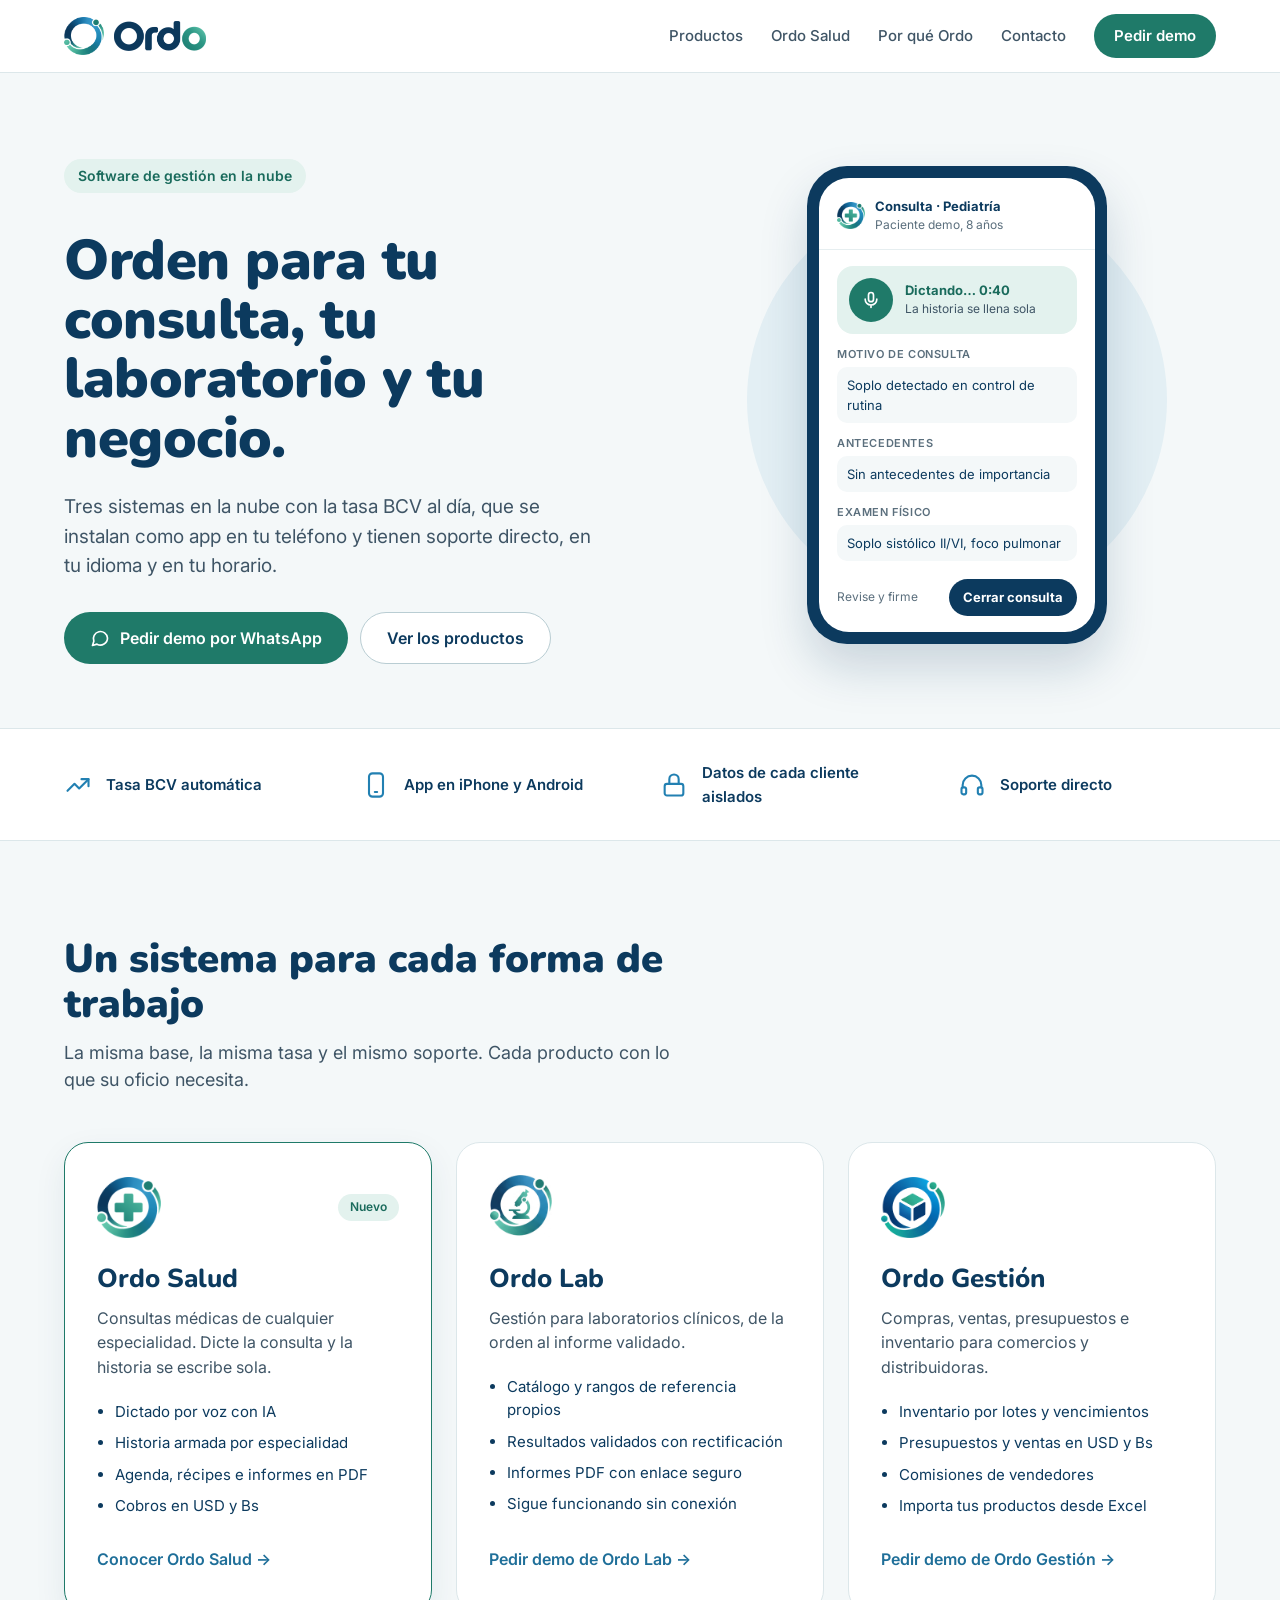
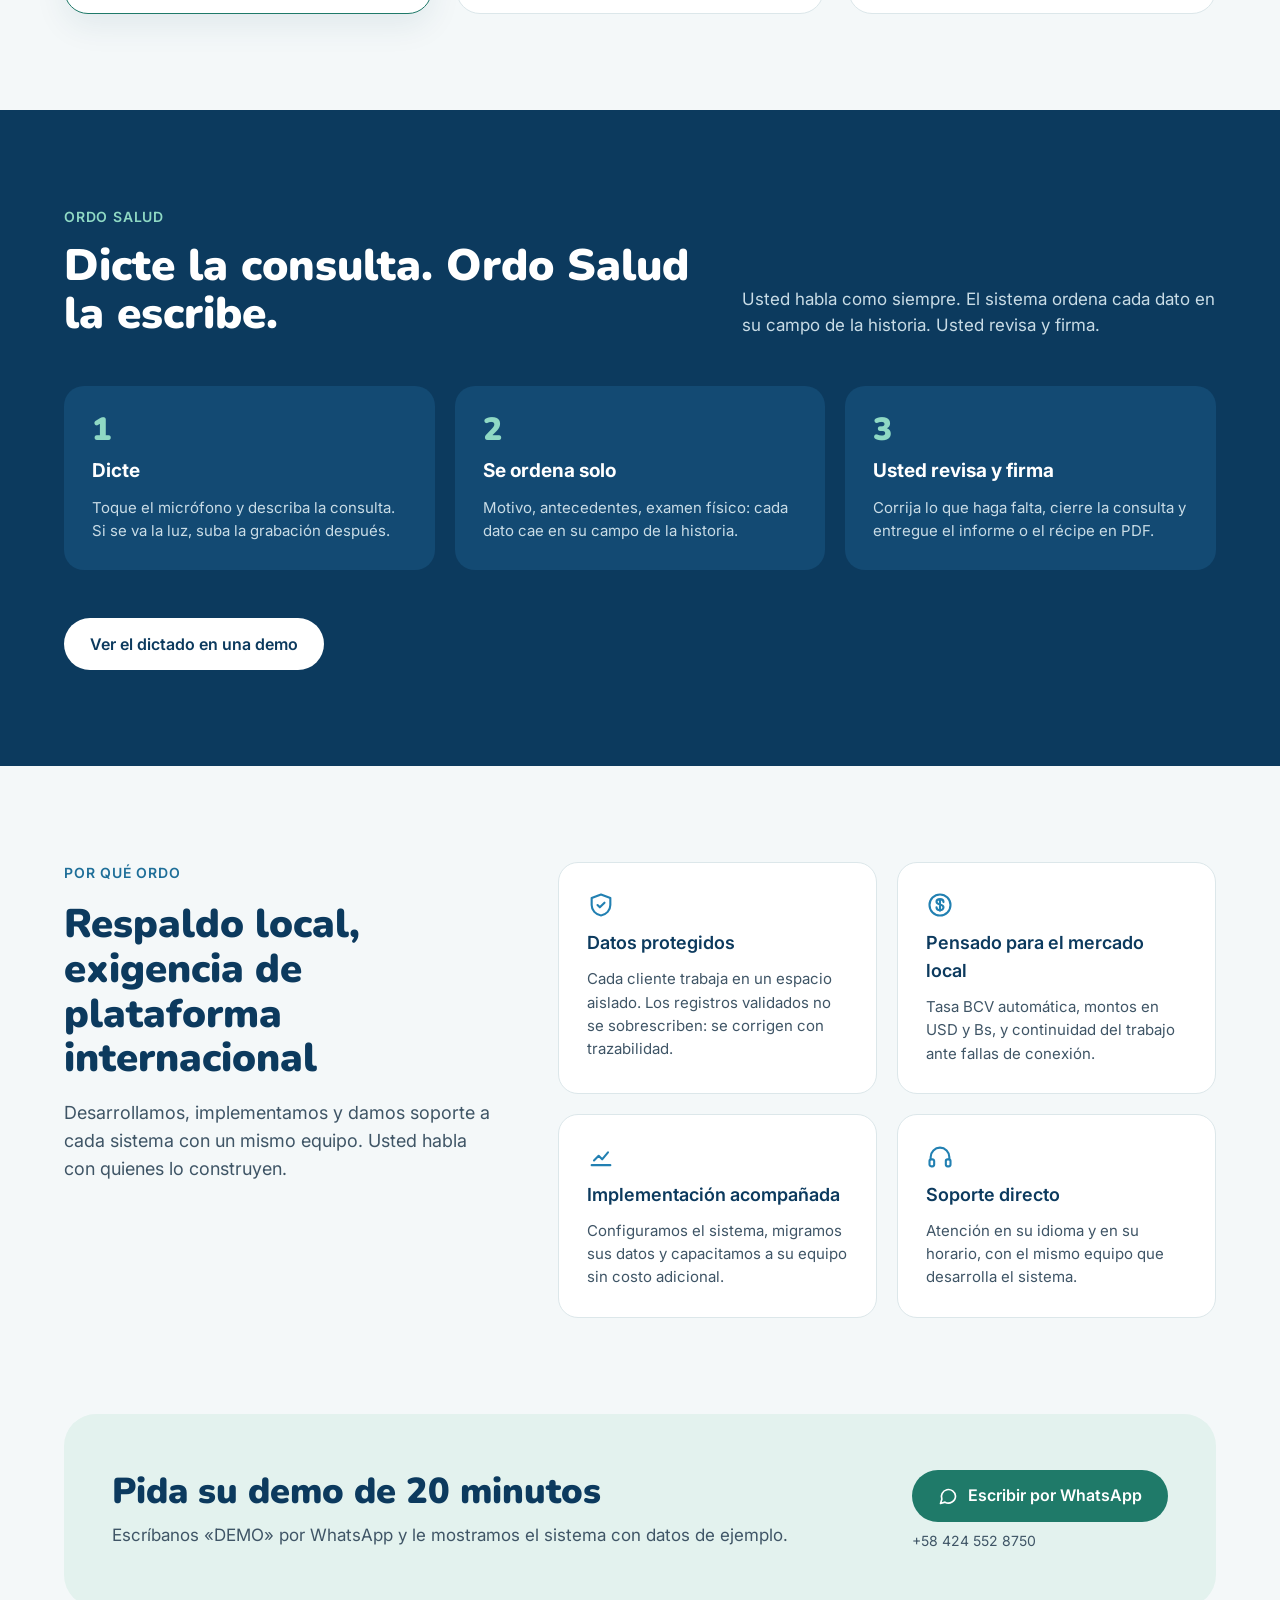
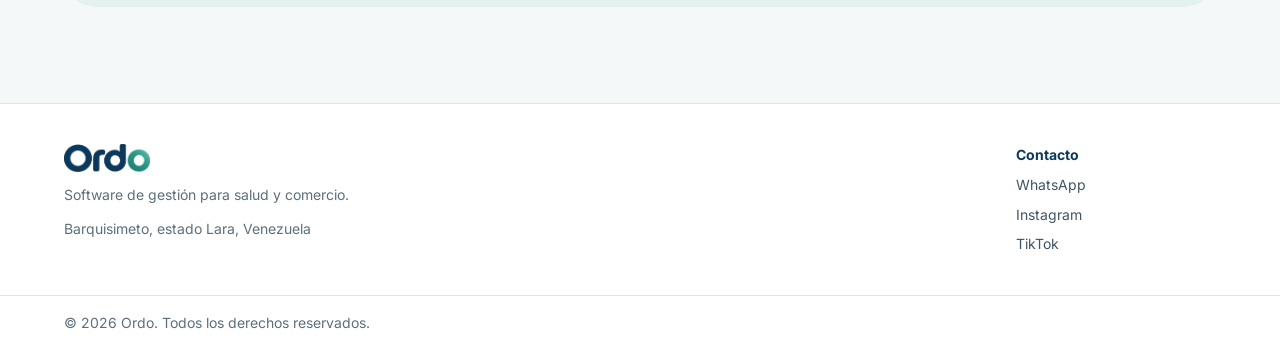
<file: index.html>
<!doctype html>
<html lang="es-VE">
<head>
  <meta charset="utf-8">
  <meta name="viewport" content="width=device-width, initial-scale=1">
  <title>Ordo — Software de gestión para salud y comercio</title>
  <meta name="description" content="Ordo Salud, Ordo Lab y Ordo Gestión: sistemas en la nube para consultorios médicos, laboratorios clínicos y comercios, con tasa BCV automática y app en el teléfono.">
  <link rel="canonical" href="https://ordove.com/">
  <meta name="theme-color" content="#0C3A5E">

  <meta property="og:type" content="website">
  <meta property="og:locale" content="es_VE">
  <meta property="og:site_name" content="Ordo">
  <meta property="og:title" content="Ordo — Orden para tu consulta, tu laboratorio y tu negocio">
  <meta property="og:description" content="Sistemas en la nube con tasa BCV automática, app en el teléfono y soporte directo.">
  <meta property="og:url" content="https://ordove.com/">
  <meta property="og:image" content="https://ordove.com/assets/img/og-ordo.jpg">
  <meta property="og:image:width" content="1200">
  <meta property="og:image:height" content="630">
  <meta name="twitter:card" content="summary_large_image">

  <link rel="icon" href="/favicon.ico" sizes="32x32">
  <link rel="icon" type="image/png" href="/favicon-32.png">
  <link rel="apple-touch-icon" href="/apple-touch-icon.png">

  <link rel="preconnect" href="https://fonts.googleapis.com">
  <link rel="preconnect" href="https://fonts.gstatic.com" crossorigin>
  <link href="https://fonts.googleapis.com/css2?family=Nunito:wght@800;900&family=Inter:wght@400;500;600&display=swap" rel="stylesheet">
  <link rel="stylesheet" href="/assets/css/styles.css">

  <script type="application/ld+json">
  {
    "@context": "https://schema.org",
    "@type": "Organization",
    "name": "Ordo",
    "url": "https://ordove.com/",
    "logo": "https://ordove.com/assets/img/icon-512.png",
    "sameAs": ["https://www.instagram.com/ordove.app/", "https://www.tiktok.com/@ordove.app"],
    "address": { "@type": "PostalAddress", "addressLocality": "Barquisimeto", "addressRegion": "Lara", "addressCountry": "VE" }
  }
  </script>
</head>
<body>
  <a class="salto" href="#contenido">Saltar al contenido</a>

  <header class="encabezado">
    <div class="contenedor">
      <a class="marca" href="/" aria-label="Ordo, inicio">
        <img class="anillo" src="/assets/img/ordo-anillo.png" alt="" width="40" height="40">
        <img class="palabra" src="/assets/img/ordo-wordmark.png" alt="Ordo" width="92" height="30">
      </a>
      <nav class="menu" aria-label="Principal">
        <a href="#productos">Productos</a>
        <a href="#salud">Ordo Salud</a>
        <a href="#por-que">Por qué Ordo</a>
        <a href="#demo">Contacto</a>
        <a class="boton boton-primario boton-chico" href="https://wa.me/584245528750?text=Hola%2C%20quiero%20una%20DEMO%20de%20Ordo" target="_blank" rel="noopener">Pedir demo</a>
      </nav>
    </div>
  </header>

  <main id="contenido">

    <section class="contenedor portada" aria-labelledby="titulo-portada">
      <div class="portada-texto">
        <p class="etiqueta">Software de gestión en la nube</p>
        <h1 id="titulo-portada" class="titulo-xl">Orden para tu consulta, tu laboratorio y tu negocio.</h1>
        <p class="lead">Tres sistemas en la nube con la tasa BCV al día, que se instalan como app en tu teléfono y tienen soporte directo, en tu idioma y en tu horario.</p>
        <div class="acciones">
          <a class="boton boton-primario" href="https://wa.me/584245528750?text=Hola%2C%20quiero%20una%20DEMO%20de%20Ordo" target="_blank" rel="noopener">
            <svg viewBox="0 0 24 24" fill="none" stroke="currentColor" stroke-width="2" stroke-linecap="round" stroke-linejoin="round" aria-hidden="true"><path d="M21 12a8.5 8.5 0 0 1-12.6 7.4L3 21l1.6-5.2A8.5 8.5 0 1 1 21 12z"/></svg>
            Pedir demo por WhatsApp
          </a>
          <a class="boton boton-secundario" href="#productos">Ver los productos</a>
        </div>
      </div>

      <div class="portada-visual">
        <figure class="telefono" role="img" aria-label="Ordo Salud en un teléfono: el médico dicta y la historia clínica se llena sola">
          <div class="pantalla" aria-hidden="true">
            <div class="pantalla-cabecera">
              <img src="/assets/img/ordo-salud-simbolo.png" alt="" width="28" height="28">
              <div><strong>Consulta · Pediatría</strong><span>Paciente demo, 8 años</span></div>
            </div>
            <div class="pantalla-cuerpo">
              <div class="dictado">
                <span class="mic"><svg viewBox="0 0 24 24" fill="none" stroke="currentColor" stroke-width="2" stroke-linecap="round" stroke-linejoin="round"><rect x="9" y="3" width="6" height="11" rx="3"/><path d="M5 11a7 7 0 0 0 14 0M12 18v3"/></svg></span>
                <div><strong>Dictando… 0:40</strong><span>La historia se llena sola</span></div>
              </div>
              <div class="campo"><small>Motivo de consulta</small><span>Soplo detectado en control de rutina</span></div>
              <div class="campo"><small>Antecedentes</small><span>Sin antecedentes de importancia</span></div>
              <div class="campo"><small>Examen físico</small><span>Soplo sistólico II/VI, foco pulmonar</span></div>
              <div class="pantalla-pie"><span>Revise y firme</span><b>Cerrar consulta</b></div>
            </div>
          </div>
        </figure>
      </div>
    </section>

    <section class="rasgos" aria-label="Lo que tienen en común">
      <ul class="contenedor">
        <li><svg viewBox="0 0 24 24" fill="none" stroke="#2280B2" stroke-width="1.8" stroke-linecap="round" stroke-linejoin="round" aria-hidden="true"><path d="M3 17l6-6 4 4 8-8"/><path d="M15 7h6v6"/></svg>Tasa BCV automática</li>
        <li><svg viewBox="0 0 24 24" fill="none" stroke="#2280B2" stroke-width="1.8" stroke-linecap="round" stroke-linejoin="round" aria-hidden="true"><rect x="6" y="2" width="12" height="20" rx="3"/><path d="M11 18h2"/></svg>App en iPhone y Android</li>
        <li><svg viewBox="0 0 24 24" fill="none" stroke="#2280B2" stroke-width="1.8" stroke-linecap="round" stroke-linejoin="round" aria-hidden="true"><rect x="4" y="11" width="16" height="10" rx="2"/><path d="M8 11V7a4 4 0 0 1 8 0v4"/></svg>Datos de cada cliente aislados</li>
        <li><svg viewBox="0 0 24 24" fill="none" stroke="#2280B2" stroke-width="1.8" stroke-linecap="round" stroke-linejoin="round" aria-hidden="true"><path d="M4 14v-2a8 8 0 0 1 16 0v2"/><rect x="3" y="14" width="4" height="6" rx="1.5"/><rect x="17" y="14" width="4" height="6" rx="1.5"/></svg>Soporte directo</li>
      </ul>
    </section>

    <section id="productos" class="contenedor seccion" aria-labelledby="titulo-productos">
      <div class="encabezado-seccion">
        <h2 id="titulo-productos" class="titulo-m">Un sistema para cada forma de trabajo</h2>
        <p class="lead">La misma base, la misma tasa y el mismo soporte. Cada producto con lo que su oficio necesita.</p>
      </div>
      <div class="productos">
        <article class="producto producto-destacado">
          <div class="producto-cabecera">
            <img src="/assets/img/ordo-salud-simbolo.png" alt="" width="64" height="64">
            <span class="etiqueta" style="font-size:12px;padding:4px 12px">Nuevo</span>
          </div>
          <div>
            <h3>Ordo Salud</h3>
            <p>Consultas médicas de cualquier especialidad. Dicte la consulta y la historia se escribe sola.</p>
          </div>
          <ul>
            <li>Dictado por voz con IA</li>
            <li>Historia armada por especialidad</li>
            <li>Agenda, récipes e informes en PDF</li>
            <li>Cobros en USD y Bs</li>
          </ul>
          <a class="mas" href="#salud">Conocer Ordo Salud →</a>
        </article>

        <article class="producto">
          <div class="producto-cabecera">
            <img src="/assets/img/ordo-lab-simbolo.png" alt="" width="64" height="64">
          </div>
          <div>
            <h3>Ordo Lab</h3>
            <p>Gestión para laboratorios clínicos, de la orden al informe validado.</p>
          </div>
          <ul>
            <li>Catálogo y rangos de referencia propios</li>
            <li>Resultados validados con rectificación</li>
            <li>Informes PDF con enlace seguro</li>
            <li>Sigue funcionando sin conexión</li>
          </ul>
          <a class="mas" href="https://wa.me/584245528750?text=Hola%2C%20quiero%20una%20DEMO%20de%20Ordo%20Lab" target="_blank" rel="noopener">Pedir demo de Ordo Lab →</a>
        </article>

        <article class="producto">
          <div class="producto-cabecera">
            <img src="/assets/img/ordo-gestion-simbolo.png" alt="" width="64" height="64">
          </div>
          <div>
            <h3>Ordo Gestión</h3>
            <p>Compras, ventas, presupuestos e inventario para comercios y distribuidoras.</p>
          </div>
          <ul>
            <li>Inventario por lotes y vencimientos</li>
            <li>Presupuestos y ventas en USD y Bs</li>
            <li>Comisiones de vendedores</li>
            <li>Importa tus productos desde Excel</li>
          </ul>
          <a class="mas" href="https://wa.me/584245528750?text=Hola%2C%20quiero%20una%20DEMO%20de%20Ordo%20Gesti%C3%B3n" target="_blank" rel="noopener">Pedir demo de Ordo Gestión →</a>
        </article>
      </div>
    </section>

    <section id="salud" class="banda-salud seccion" aria-labelledby="titulo-salud">
      <div class="contenedor">
        <div class="salud-cabecera">
          <div>
            <p class="antetitulo">Ordo Salud</p>
            <h2 id="titulo-salud" class="titulo-l">Dicte la consulta. Ordo Salud la escribe.</h2>
          </div>
          <p>Usted habla como siempre. El sistema ordena cada dato en su campo de la historia. Usted revisa y firma.</p>
        </div>
        <ol class="pasos">
          <li><span class="numero">1</span><strong>Dicte</strong><span>Toque el micrófono y describa la consulta. Si se va la luz, suba la grabación después.</span></li>
          <li><span class="numero">2</span><strong>Se ordena solo</strong><span>Motivo, antecedentes, examen físico: cada dato cae en su campo de la historia.</span></li>
          <li><span class="numero">3</span><strong>Usted revisa y firma</strong><span>Corrija lo que haga falta, cierre la consulta y entregue el informe o el récipe en PDF.</span></li>
        </ol>
        <div>
          <a class="boton boton-claro" href="https://wa.me/584245528750?text=Hola%2C%20quiero%20ver%20el%20dictado%20de%20Ordo%20Salud" target="_blank" rel="noopener">Ver el dictado en una demo</a>
        </div>
      </div>
    </section>

    <section id="por-que" class="contenedor seccion por-que" aria-labelledby="titulo-por-que">
      <div class="por-que-texto">
        <p class="antetitulo">Por qué Ordo</p>
        <h2 id="titulo-por-que" class="titulo-m">Respaldo local, exigencia de plataforma internacional</h2>
        <p class="lead">Desarrollamos, implementamos y damos soporte a cada sistema con un mismo equipo. Usted habla con quienes lo construyen.</p>
      </div>
      <div class="valores">
        <div class="valor">
          <svg viewBox="0 0 24 24" fill="none" stroke="#2280B2" stroke-width="1.8" stroke-linecap="round" stroke-linejoin="round" aria-hidden="true"><path d="M12 3l8 3v6c0 4.5-3.4 8.2-8 9-4.6-.8-8-4.5-8-9V6l8-3z"/><path d="M9 12l2 2 4-4"/></svg>
          <h3>Datos protegidos</h3>
          <p>Cada cliente trabaja en un espacio aislado. Los registros validados no se sobrescriben: se corrigen con trazabilidad.</p>
        </div>
        <div class="valor">
          <svg viewBox="0 0 24 24" fill="none" stroke="#2280B2" stroke-width="1.8" stroke-linecap="round" stroke-linejoin="round" aria-hidden="true"><circle cx="12" cy="12" r="9"/><path d="M12 7v10M15 9.5c0-1.4-1.3-2.5-3-2.5s-3 1-3 2.3c0 3 6 1.7 6 4.7 0 1.3-1.3 2.5-3 2.5s-3-1.1-3-2.5"/></svg>
          <h3>Pensado para el mercado local</h3>
          <p>Tasa BCV automática, montos en USD y Bs, y continuidad del trabajo ante fallas de conexión.</p>
        </div>
        <div class="valor">
          <svg viewBox="0 0 24 24" fill="none" stroke="#2280B2" stroke-width="1.8" stroke-linecap="round" stroke-linejoin="round" aria-hidden="true"><path d="M4 19h16M6 15l4-4 3 3 5-6"/></svg>
          <h3>Implementación acompañada</h3>
          <p>Configuramos el sistema, migramos sus datos y capacitamos a su equipo sin costo adicional.</p>
        </div>
        <div class="valor">
          <svg viewBox="0 0 24 24" fill="none" stroke="#2280B2" stroke-width="1.8" stroke-linecap="round" stroke-linejoin="round" aria-hidden="true"><path d="M4 14v-2a8 8 0 0 1 16 0v2"/><rect x="3" y="14" width="4" height="6" rx="1.5"/><rect x="17" y="14" width="4" height="6" rx="1.5"/></svg>
          <h3>Soporte directo</h3>
          <p>Atención en su idioma y en su horario, con el mismo equipo que desarrolla el sistema.</p>
        </div>
      </div>
    </section>

    <section id="demo" class="llamado" aria-labelledby="titulo-demo">
      <div class="llamado-caja">
        <div>
          <h2 id="titulo-demo" class="titulo-m" style="font-size:clamp(28px,3vw,36px)">Pida su demo de 20 minutos</h2>
          <p>Escríbanos «DEMO» por WhatsApp y le mostramos el sistema con datos de ejemplo.</p>
        </div>
        <div class="llamado-boton">
          <a class="boton boton-primario" href="https://wa.me/584245528750?text=Hola%2C%20quiero%20una%20DEMO%20de%20Ordo" target="_blank" rel="noopener">
            <svg viewBox="0 0 24 24" fill="none" stroke="currentColor" stroke-width="2" stroke-linecap="round" stroke-linejoin="round" aria-hidden="true"><path d="M21 12a8.5 8.5 0 0 1-12.6 7.4L3 21l1.6-5.2A8.5 8.5 0 1 1 21 12z"/></svg>
            Escribir por WhatsApp
          </a>
          <span>+58 424 552 8750</span>
        </div>
      </div>
    </section>

  </main>

  <footer class="pie">
    <div class="contenedor">
      <div class="pie-marca">
        <img src="/assets/img/ordo-wordmark.png" alt="Ordo" width="86" height="28">
        <span>Software de gestión para salud y comercio.</span>
        <span>Barquisimeto, estado Lara, Venezuela</span>
      </div>
      <nav aria-label="Contacto">
        <strong>Contacto</strong>
        <a href="https://wa.me/584245528750" target="_blank" rel="noopener">WhatsApp</a>
        <a href="https://www.instagram.com/ordove.app/" target="_blank" rel="noopener">Instagram</a>
        <a href="https://www.tiktok.com/@ordove.app" target="_blank" rel="noopener">TikTok</a>
      </nav>
    </div>
    <div class="pie-legal">
      <div class="contenedor"><small>© <span id="anio">2026</span> Ordo. Todos los derechos reservados.</small></div>
    </div>
  </footer>

  <script>document.getElementById('anio').textContent = new Date().getFullYear();</script>
</body>
</html>
</file>
<file: assets/css/styles.css>
/* Ordo — ordove.com */
:root {
  --marino: #0C3A5E;
  --marino-2: #134A73;
  --azul: #2280B2;
  --enlace: #1F6F99;
  --accion: #1F7A69;
  --accion-hover: #18665A;
  --verde-claro: #8FD9C4;
  --menta: #E3F2EE;
  --menta-texto: #1A6B5C;
  --hielo: #F4F8F9;
  --borde: #DCE7EA;
  --texto: #3F5566;
  --texto-suave: #5B6F7D;
  --sobre-marino: #C9DCE6;
  --blanco: #FFFFFF;
  --display: "Nunito", "Inter", system-ui, sans-serif;
  --cuerpo: "Inter", system-ui, -apple-system, "Segoe UI", sans-serif;
  --ancho: 1200px;
}

*, *::before, *::after { box-sizing: border-box; }
html { scroll-behavior: smooth; scroll-padding-top: 88px; }
body {
  margin: 0;
  background: var(--hielo);
  color: var(--marino);
  font-family: var(--cuerpo);
  font-size: 16px;
  line-height: 1.55;
  -webkit-font-smoothing: antialiased;
}
img { max-width: 100%; height: auto; display: block; }
a { color: var(--enlace); }
a:hover { color: var(--marino); }
:focus-visible { outline: 3px solid var(--azul); outline-offset: 3px; border-radius: 6px; }

.contenedor { max-width: var(--ancho); margin: 0 auto; padding: 0 24px; }
.salto { position: absolute; left: -999px; }
.salto:focus { left: 16px; top: 16px; z-index: 100; background: var(--blanco); padding: 8px 16px; }

/* Títulos */
h1, h2, h3 { margin: 0; color: var(--marino); }
.titulo-xl { font-family: var(--display); font-weight: 900; font-size: clamp(36px, 5.2vw, 56px); line-height: 1.06; letter-spacing: -0.5px; }
.titulo-l { font-family: var(--display); font-weight: 900; font-size: clamp(30px, 3.6vw, 44px); line-height: 1.1; }
.titulo-m { font-family: var(--display); font-weight: 900; font-size: clamp(28px, 3.2vw, 40px); line-height: 1.12; }
.antetitulo { margin: 0; font-size: 14px; font-weight: 600; letter-spacing: 0.8px; text-transform: uppercase; color: var(--enlace); }
.lead { margin: 0; font-size: 18px; color: var(--texto); }

/* Botones */
.boton {
  display: inline-flex; align-items: center; justify-content: center; gap: 10px;
  min-height: 52px; padding: 0 26px; border-radius: 999px;
  font-weight: 600; font-size: 16px; text-decoration: none;
  transition: background-color .15s ease, border-color .15s ease;
}
.boton svg { width: 20px; height: 20px; flex: none; }
.boton-primario { background: var(--accion); color: var(--blanco); }
.boton-primario:hover { background: var(--accion-hover); color: var(--blanco); }
.boton-secundario { background: var(--blanco); color: var(--marino); border: 1.5px solid #B9CDD3; }
.boton-secundario:hover { border-color: var(--marino); color: var(--marino); }
.boton-claro { background: var(--blanco); color: var(--marino); }
.boton-claro:hover { background: var(--menta); color: var(--marino); }
.boton-chico { min-height: 44px; padding: 0 20px; font-size: 15px; }
.etiqueta { display: inline-flex; align-items: center; padding: 6px 14px; border-radius: 999px; background: var(--menta); color: var(--menta-texto); font-size: 14px; font-weight: 600; }

/* Encabezado */
.encabezado { position: sticky; top: 0; z-index: 10; background: rgba(255,255,255,.96); border-bottom: 1px solid var(--borde); backdrop-filter: saturate(1.4) blur(6px); }
.encabezado .contenedor { display: flex; align-items: center; justify-content: space-between; gap: 16px; padding-top: 14px; padding-bottom: 14px; }
.marca { display: flex; align-items: center; gap: 10px; text-decoration: none; }
.marca .anillo { width: 40px; height: 40px; object-fit: contain; }
.marca .palabra { height: 30px; width: auto; }
.menu { display: flex; align-items: center; gap: 28px; font-size: 15px; font-weight: 500; }
.menu a:not(.boton) { color: var(--texto); text-decoration: none; }
.menu a:not(.boton):hover { color: var(--marino); }

/* Portada */
.portada { display: flex; flex-wrap: wrap; align-items: center; gap: 56px; padding-top: 72px; padding-bottom: 64px; }
.portada-texto { flex: 1 1 480px; min-width: 0; display: flex; flex-direction: column; gap: 24px; }
.portada-texto .etiqueta { align-self: flex-start; }
.portada-texto .lead { font-size: 19px; max-width: 540px; }
.acciones { display: flex; flex-wrap: wrap; gap: 12px; margin-top: 8px; }
.portada-visual { flex: 1 1 420px; min-width: 0; display: flex; justify-content: center; position: relative; }
.portada-visual::before { content: ""; position: absolute; width: min(420px, 100%); aspect-ratio: 1; top: 40px; border-radius: 50%; background: #E3EFF4; }

/* Teléfono */
.telefono { position: relative; width: 300px; max-width: 100%; border-radius: 40px; background: var(--marino); padding: 12px; box-shadow: 0 24px 48px rgba(12,58,94,.18); }
.pantalla { border-radius: 30px; background: var(--blanco); overflow: hidden; }
.pantalla-cabecera { padding: 18px 18px 14px; display: flex; align-items: center; gap: 10px; border-bottom: 1px solid #E6EEF0; }
.pantalla-cabecera img { width: 28px; height: 28px; object-fit: contain; }
.pantalla-cabecera strong { display: block; font-size: 13px; }
.pantalla-cabecera span { display: block; font-size: 12px; color: var(--texto-suave); }
.pantalla-cuerpo { padding: 16px 18px; display: flex; flex-direction: column; gap: 12px; }
.dictado { display: flex; align-items: center; gap: 12px; padding: 12px; border-radius: 16px; background: var(--menta); }
.dictado .mic { width: 44px; height: 44px; border-radius: 50%; background: var(--accion); color: var(--blanco); display: flex; align-items: center; justify-content: center; flex: none; }
.dictado .mic svg { width: 20px; height: 20px; }
.dictado strong { display: block; font-size: 13px; color: var(--menta-texto); }
.dictado span { display: block; font-size: 12px; color: var(--texto); }
.campo { display: flex; flex-direction: column; gap: 4px; }
.campo small { font-size: 11px; font-weight: 600; color: var(--texto-suave); text-transform: uppercase; letter-spacing: .6px; }
.campo span { font-size: 13px; padding: 8px 10px; border-radius: 10px; background: var(--hielo); }
.pantalla-pie { display: flex; align-items: center; justify-content: space-between; padding-top: 6px; font-size: 12px; color: var(--texto-suave); }
.pantalla-pie b { font-size: 13px; color: var(--blanco); background: var(--marino); padding: 8px 14px; border-radius: 999px; }

/* Franja de rasgos */
.rasgos { background: var(--blanco); border-top: 1px solid var(--borde); border-bottom: 1px solid var(--borde); }
.rasgos ul { list-style: none; margin: 0 auto; padding-top: 32px; padding-bottom: 32px; display: flex; flex-wrap: wrap; gap: 24px 40px; justify-content: space-between; }
.rasgos li { flex: 1 1 220px; display: flex; align-items: center; gap: 14px; font-weight: 600; font-size: 15px; }
.rasgos svg { width: 28px; height: 28px; flex: none; }

/* Secciones */
.seccion { padding-top: 96px; padding-bottom: 96px; }
.encabezado-seccion { display: flex; flex-direction: column; gap: 12px; max-width: 640px; margin-bottom: 48px; }

/* Productos */
.productos { display: flex; flex-wrap: wrap; gap: 24px; }
.producto { flex: 1 1 320px; min-width: 0; display: flex; flex-direction: column; gap: 20px; padding: 32px; border-radius: 24px; background: var(--blanco); border: 1px solid var(--borde); }
.producto-destacado { border: 1.5px solid var(--accion); box-shadow: 0 12px 32px rgba(12,58,94,.08); }
.producto-cabecera { display: flex; align-items: center; justify-content: space-between; }
.producto-cabecera img { width: 64px; height: 64px; object-fit: contain; }
.producto h3 { font-family: var(--display); font-weight: 800; font-size: 26px; }
.producto p { margin: 6px 0 0; color: var(--texto); }
.producto ul { margin: 0; padding-left: 18px; display: flex; flex-direction: column; gap: 8px; font-size: 15px; }
.producto .mas { margin-top: auto; display: inline-flex; align-items: center; min-height: 44px; font-weight: 600; text-decoration: none; }

/* Ordo Salud */
.banda-salud { background: var(--marino); color: var(--blanco); }
.banda-salud .contenedor { display: flex; flex-direction: column; gap: 48px; }
.banda-salud h2 { color: var(--blanco); }
.banda-salud .antetitulo { color: var(--verde-claro); }
.salud-cabecera { display: flex; flex-wrap: wrap; align-items: flex-end; justify-content: space-between; gap: 24px; }
.salud-cabecera > div { flex: 1 1 520px; min-width: 0; display: flex; flex-direction: column; gap: 14px; }
.salud-cabecera > p { flex: 1 1 340px; margin: 0; font-size: 17px; color: var(--sobre-marino); }
.pasos { margin: 0; padding: 0; list-style: none; display: flex; flex-wrap: wrap; gap: 20px; }
.pasos li { flex: 1 1 280px; min-width: 0; padding: 28px; border-radius: 20px; background: var(--marino-2); display: flex; flex-direction: column; gap: 10px; }
.pasos .numero { font-family: var(--display); font-weight: 900; font-size: 32px; color: var(--verde-claro); line-height: 1; }
.pasos strong { font-size: 19px; }
.pasos span:last-child { color: var(--sobre-marino); font-size: 15px; }

/* Por qué Ordo */
.por-que { display: flex; flex-wrap: wrap; align-items: flex-start; gap: 56px; }
.por-que-texto { flex: 1 1 380px; min-width: 0; display: flex; flex-direction: column; gap: 18px; }
.valores { flex: 1 1 600px; min-width: 0; display: flex; flex-wrap: wrap; gap: 20px; }
.valor { flex: 1 1 260px; min-width: 0; padding: 28px; border-radius: 20px; background: var(--blanco); border: 1px solid var(--borde); display: flex; flex-direction: column; gap: 10px; }
.valor svg { width: 28px; height: 28px; }
.valor h3 { font-size: 18px; font-weight: 600; }
.valor p { margin: 0; font-size: 15px; color: var(--texto); }

/* Llamado final */
.llamado { padding: 0 24px 96px; }
.llamado-caja { max-width: 1152px; margin: 0 auto; padding: 56px 48px; border-radius: 32px; background: var(--menta); display: flex; flex-wrap: wrap; align-items: center; justify-content: space-between; gap: 32px; }
.llamado-caja > div:first-child { flex: 1 1 480px; min-width: 0; display: flex; flex-direction: column; gap: 10px; }
.llamado-caja p { margin: 0; font-size: 17px; color: var(--texto); }
.llamado-boton { display: flex; flex-direction: column; align-items: flex-start; gap: 8px; }
.llamado-boton span { font-size: 14px; color: var(--texto); }

/* Pie */
.pie { background: var(--blanco); border-top: 1px solid var(--borde); }
.pie .contenedor { display: flex; flex-wrap: wrap; justify-content: space-between; gap: 32px; padding-top: 40px; padding-bottom: 40px; }
.pie-marca { flex: 1 1 280px; display: flex; flex-direction: column; gap: 12px; }
.pie-marca img { height: 28px; width: auto; align-self: flex-start; }
.pie-marca span, .pie small { font-size: 14px; color: var(--texto-suave); }
.pie nav { flex: 0 1 200px; display: flex; flex-direction: column; gap: 8px; font-size: 14px; }
.pie nav strong { color: var(--marino); }
.pie nav a { color: var(--texto); text-decoration: none; }
.pie nav a:hover { color: var(--marino); text-decoration: underline; }
.pie-legal { border-top: 1px solid var(--borde); }
.pie-legal .contenedor { padding-top: 16px; padding-bottom: 16px; }

/* Teléfono y tableta */
@media (max-width: 860px) {
  .menu a:not(.boton) { display: none; }
  .portada { padding-top: 48px; gap: 40px; }
  .seccion { padding-top: 72px; padding-bottom: 72px; }
  .llamado-caja { padding: 40px 28px; }
}
@media (max-width: 340px) {
  .marca .palabra { display: none; }
}
@media (max-width: 420px) {
  .pantalla-pie b { white-space: nowrap; }
  .acciones .boton, .llamado-boton .boton { width: 100%; }
  .acciones, .llamado-boton { flex-direction: column; align-items: stretch; width: 100%; }
}
@media (prefers-reduced-motion: reduce) {
  html { scroll-behavior: auto; }
}
</file>
